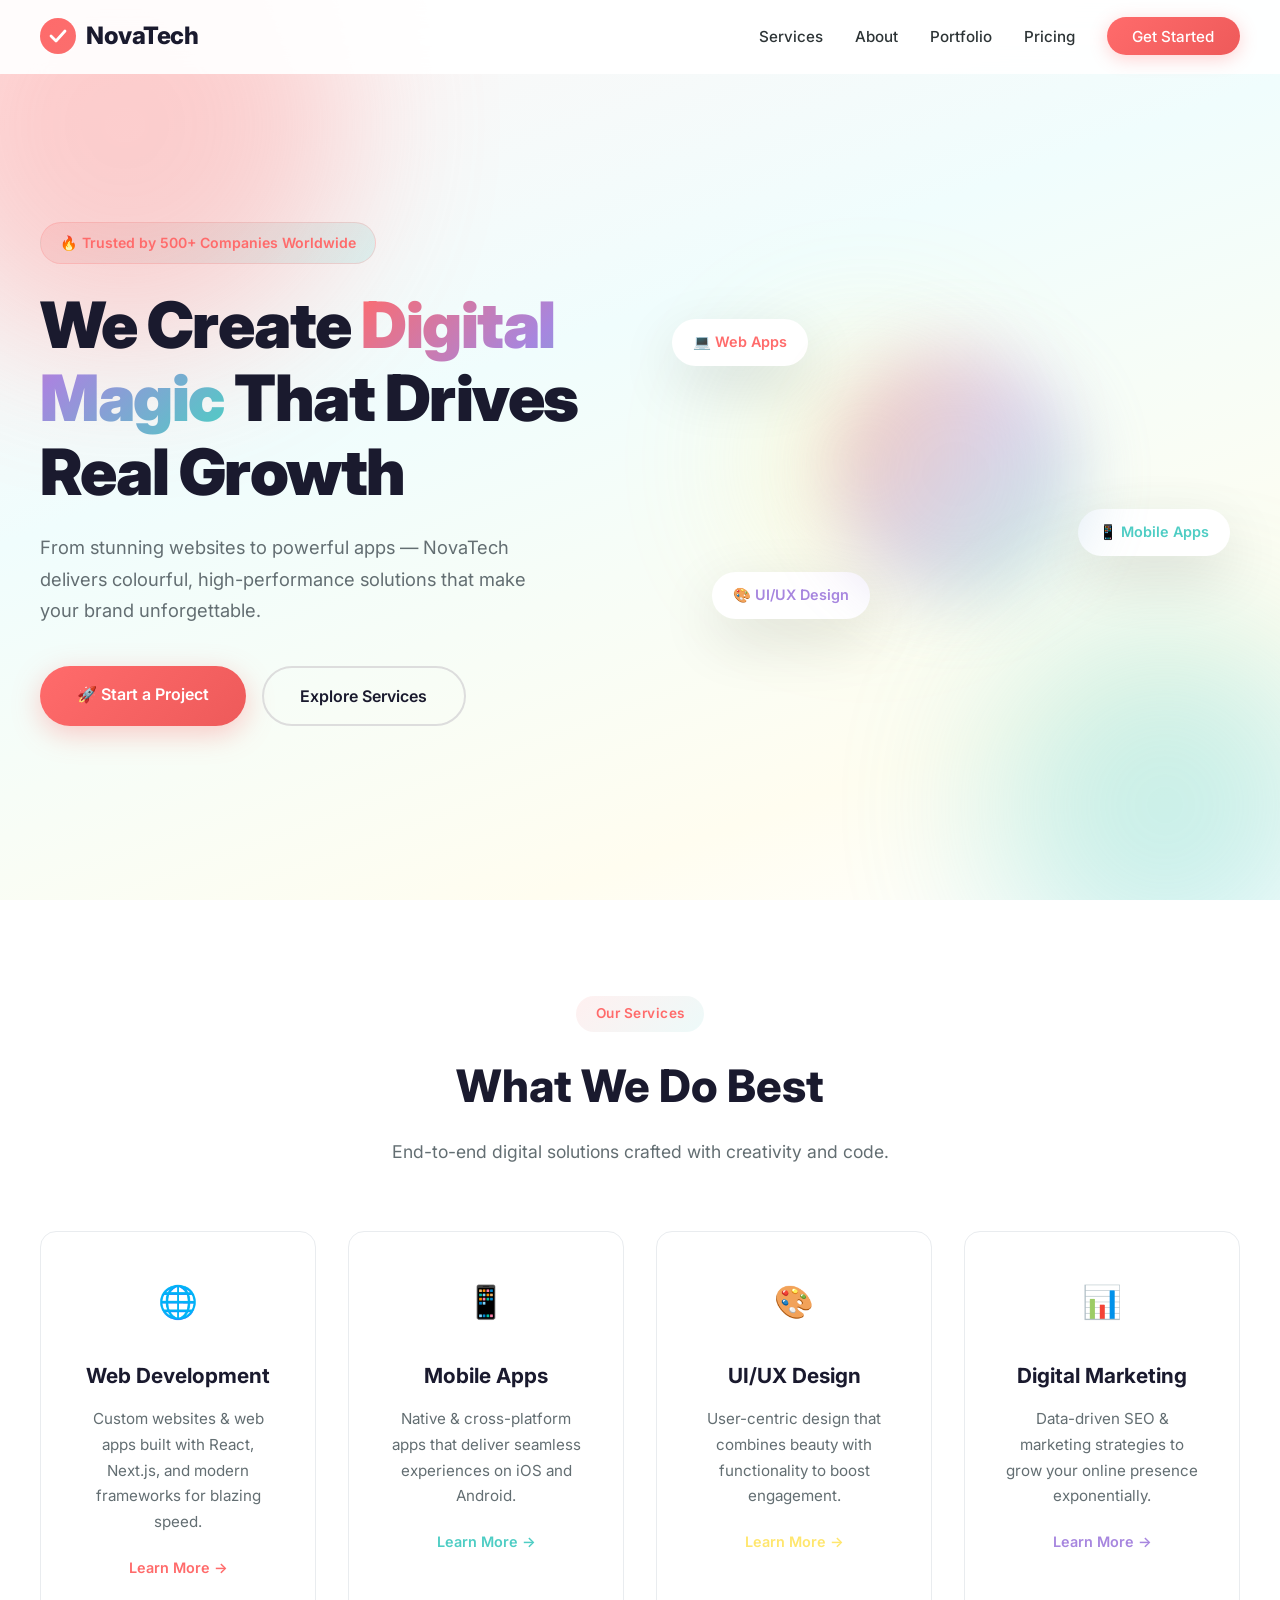
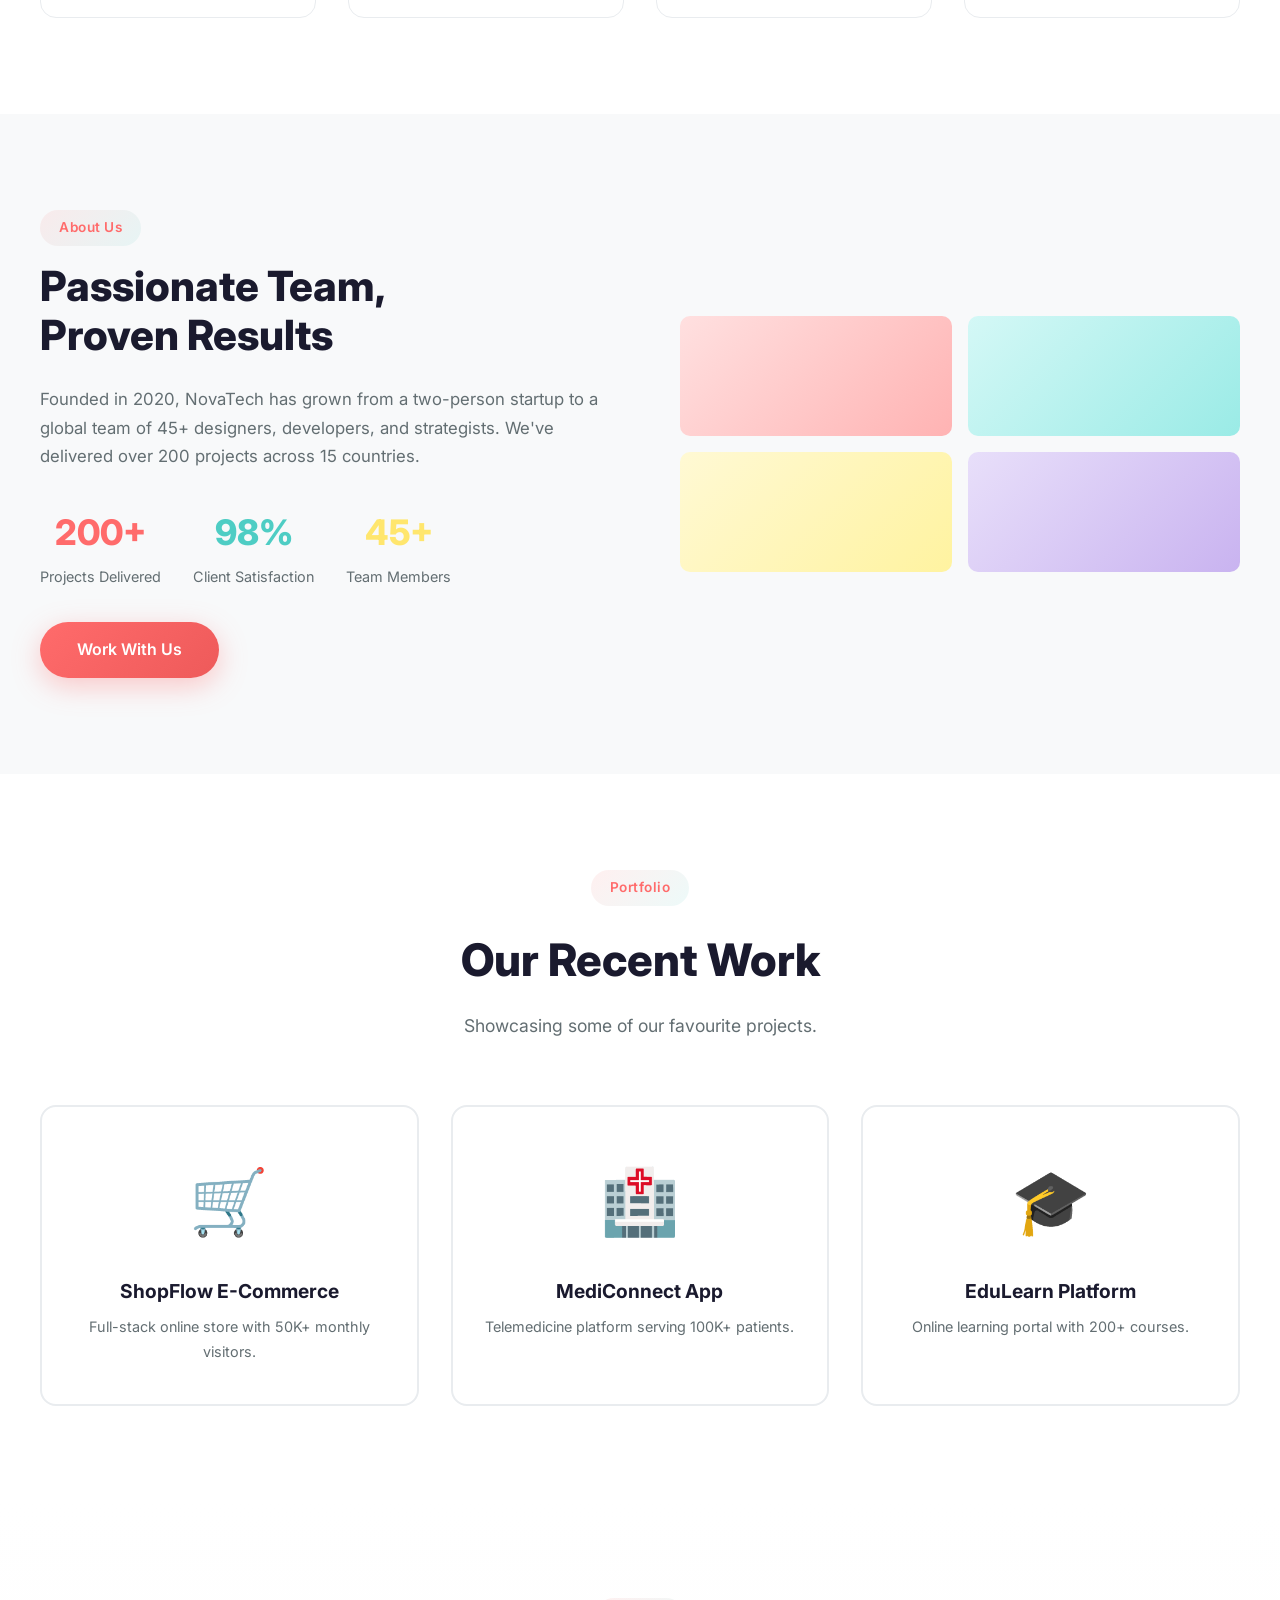
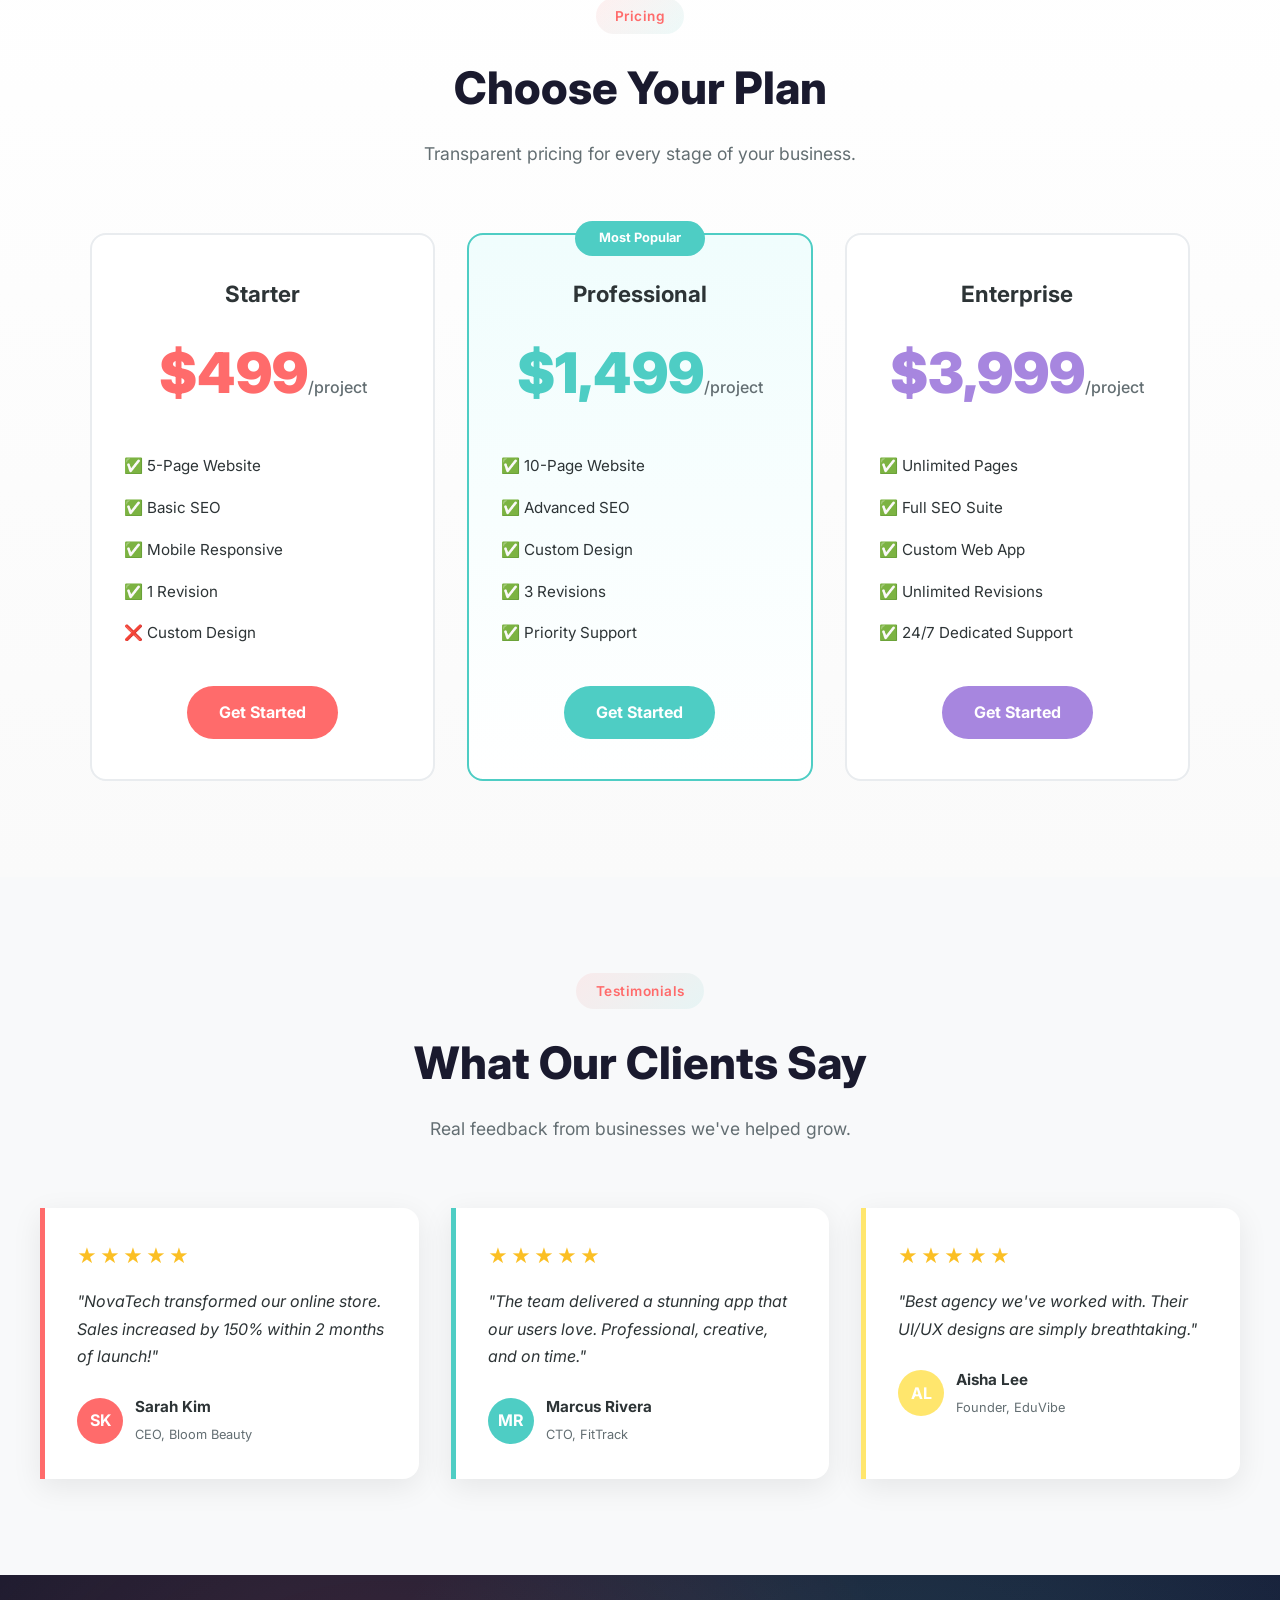
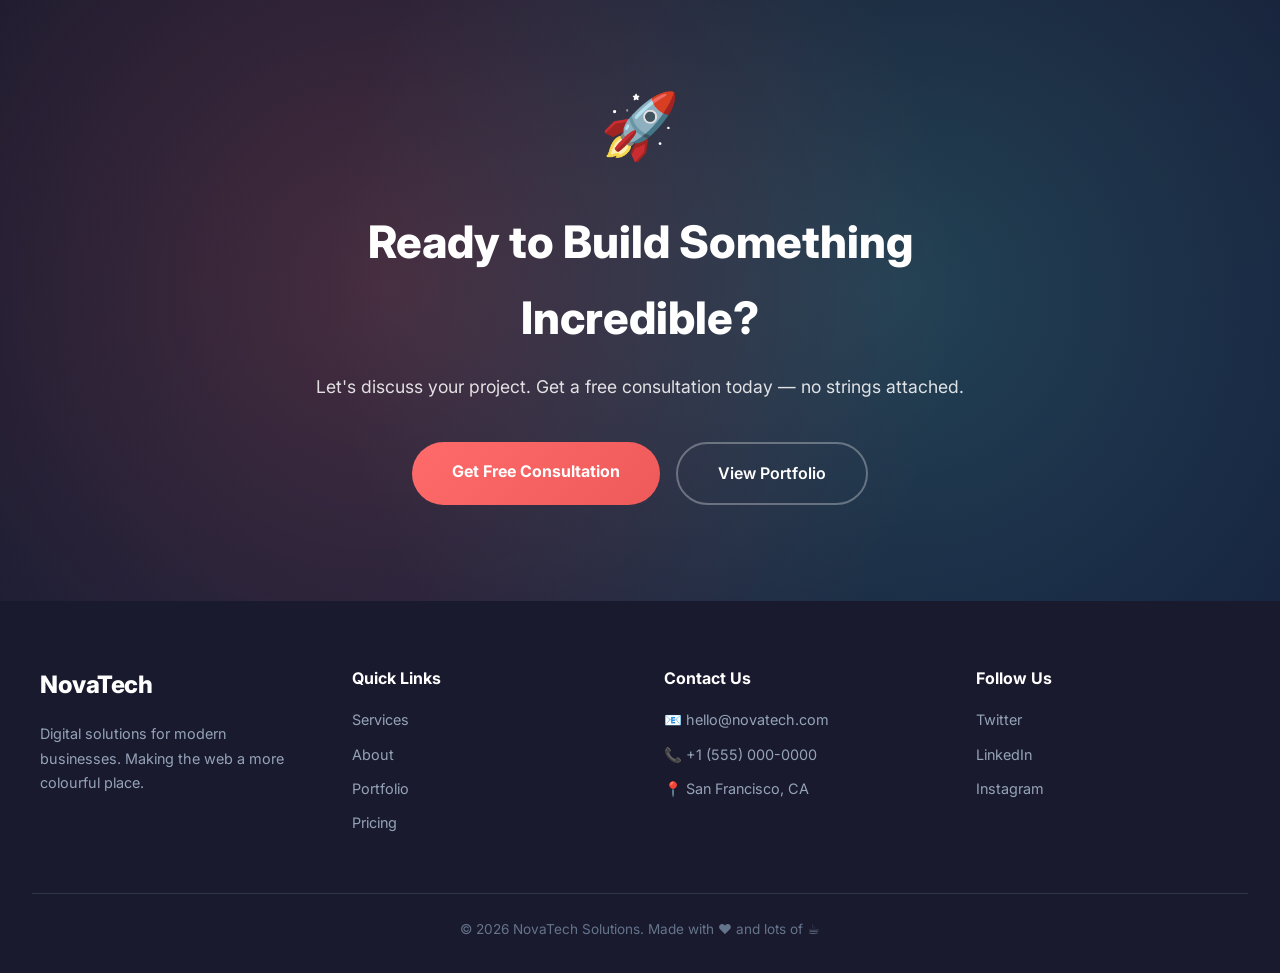
<file: index.html>
<!DOCTYPE html>
<html lang="en">
<head>
    <meta charset="UTF-8">
    <meta name="viewport" content="width=device-width, initial-scale=1.0">
    <title>NovaTech Solutions — Digital Agency & Tech Startup</title>
    <link rel="stylesheet" href="style.css">
    <link rel="preconnect" href="https://fonts.googleapis.com">
    <link rel="preconnect" href="https://fonts.gstatic.com" crossorigin>
    <link href="https://fonts.googleapis.com/css2?family=Inter:wght@400;500;600;700;800;900&display=swap" rel="stylesheet">
</head>
<body>
    <!-- ═══════════ NAVIGATION ═══════════ -->
    <nav class="navbar" id="navbar">
        <div class="nav-container">
            <a href="#" class="logo">
                <div class="logo-icon">
                    <svg width="36" height="36" viewBox="0 0 36 36" fill="none">
                        <circle cx="18" cy="18" r="18" fill="url(#logoGradient)"/>
                        <path d="M11 18L16 23L25 13" stroke="white" stroke-width="2.8" stroke-linecap="round" stroke-linejoin="round"/>
                        <defs>
                            <linearGradient id="logoGradient" x1="0" y1="0" x2="36" y2="36">
                                <stop offset="0%" stop-color="#FF6B6B"/>
                                <stop offset="100%" stop-color="#4ECDC4"/>
                            </linearGradient>
                        </defs>
                    </svg>
                </div>
                <span>NovaTech</span>
            </a>
            <ul class="nav-links" id="navLinks">
                <li><a href="#services">Services</a></li>
                <li><a href="#about">About</a></li>
                <li><a href="#portfolio">Portfolio</a></li>
                <li><a href="#pricing">Pricing</a></li>
                <li><a href="#contact" class="btn-nav">Get Started</a></li>
            </ul>
            <button class="menu-toggle" id="menuToggle" aria-label="Toggle menu">
                <span></span><span></span><span></span>
            </button>
        </div>
    </nav>

    <!-- ═══════════ HERO ═══════════ -->
    <section class="hero" id="hero">
        <div class="hero-bg-shapes">
            <div class="shape shape-1"></div>
            <div class="shape shape-2"></div>
            <div class="shape shape-3"></div>
        </div>
        <div class="hero-container">
            <div class="hero-text reveal">
                <span class="hero-badge">🔥 Trusted by 500+ Companies Worldwide</span>
                <h1>We Create <span>Digital Magic</span> That Drives Real Growth</h1>
                <p>From stunning websites to powerful apps — NovaTech delivers colourful, high-performance solutions that make your brand unforgettable.</p>
                <div class="hero-buttons">
                    <a href="#contact" class="btn btn-primary">🚀 Start a Project</a>
                    <a href="#services" class="btn btn-outline">Explore Services</a>
                </div>
            </div>
            <div class="hero-visual reveal">
                <div class="floating-card card-1">💻 Web Apps</div>
                <div class="floating-card card-2">📱 Mobile Apps</div>
                <div class="floating-card card-3">🎨 UI/UX Design</div>
                <div class="main-circle"></div>
            </div>
        </div>
    </section>

    <!-- ═══════════ SERVICES ═══════════ -->
    <section class="section services" id="services">
        <div class="section-header reveal">
            <span class="section-tag">Our Services</span>
            <h2>What We Do Best</h2>
            <p>End-to-end digital solutions crafted with creativity and code.</p>
        </div>
        <div class="services-grid">
            <div class="service-card reveal" style="--card-color: #FF6B6B;">
                <div class="service-icon-wrap">
                    <span class="service-icon">🌐</span>
                </div>
                <h3>Web Development</h3>
                <p>Custom websites & web apps built with React, Next.js, and modern frameworks for blazing speed.</p>
                <a href="#" class="service-link">Learn More →</a>
            </div>
            <div class="service-card reveal" style="--card-color: #4ECDC4;">
                <div class="service-icon-wrap">
                    <span class="service-icon">📱</span>
                </div>
                <h3>Mobile Apps</h3>
                <p>Native & cross-platform apps that deliver seamless experiences on iOS and Android.</p>
                <a href="#" class="service-link">Learn More →</a>
            </div>
            <div class="service-card reveal" style="--card-color: #FFE66D;">
                <div class="service-icon-wrap">
                    <span class="service-icon">🎨</span>
                </div>
                <h3>UI/UX Design</h3>
                <p>User-centric design that combines beauty with functionality to boost engagement.</p>
                <a href="#" class="service-link">Learn More →</a>
            </div>
            <div class="service-card reveal" style="--card-color: #A786DF;">
                <div class="service-icon-wrap">
                    <span class="service-icon">📊</span>
                </div>
                <h3>Digital Marketing</h3>
                <p>Data-driven SEO & marketing strategies to grow your online presence exponentially.</p>
                <a href="#" class="service-link">Learn More →</a>
            </div>
        </div>
    </section>

    <!-- ═══════════ ABOUT ═══════════ -->
    <section class="section about" id="about">
        <div class="about-container">
            <div class="about-text reveal">
                <span class="section-tag">About Us</span>
                <h2>Passionate Team,<br>Proven Results</h2>
                <p>Founded in 2020, NovaTech has grown from a two-person startup to a global team of 45+ designers, developers, and strategists. We've delivered over 200 projects across 15 countries.</p>
                <div class="stats">
                    <div class="stat" style="--stat-color: #FF6B6B;">
                        <span class="stat-number">200+</span>
                        <span class="stat-label">Projects Delivered</span>
                    </div>
                    <div class="stat" style="--stat-color: #4ECDC4;">
                        <span class="stat-number">98%</span>
                        <span class="stat-label">Client Satisfaction</span>
                    </div>
                    <div class="stat" style="--stat-color: #FFE66D;">
                        <span class="stat-number">45+</span>
                        <span class="stat-label">Team Members</span>
                    </div>
                </div>
                <a href="#contact" class="btn btn-primary">Work With Us</a>
            </div>
            <div class="about-visual reveal">
                <div class="about-image-grid">
                    <div class="about-img-item img-1"></div>
                    <div class="about-img-item img-2"></div>
                    <div class="about-img-item img-3"></div>
                    <div class="about-img-item img-4"></div>
                </div>
            </div>
        </div>
    </section>

    <!-- ═══════════ PORTFOLIO ═══════════ -->
    <section class="section portfolio" id="portfolio">
        <div class="section-header reveal">
            <span class="section-tag">Portfolio</span>
            <h2>Our Recent Work</h2>
            <p>Showcasing some of our favourite projects.</p>
        </div>
        <div class="portfolio-grid">
            <div class="portfolio-card reveal" style="--port-color: #FF6B6B;">
                <div class="port-img">🛒</div>
                <h3>ShopFlow E-Commerce</h3>
                <p>Full-stack online store with 50K+ monthly visitors.</p>
            </div>
            <div class="portfolio-card reveal" style="--port-color: #4ECDC4;">
                <div class="port-img">🏥</div>
                <h3>MediConnect App</h3>
                <p>Telemedicine platform serving 100K+ patients.</p>
            </div>
            <div class="portfolio-card reveal" style="--port-color: #FFE66D;">
                <div class="port-img">🎓</div>
                <h3>EduLearn Platform</h3>
                <p>Online learning portal with 200+ courses.</p>
            </div>
        </div>
    </section>

    <!-- ═══════════ PRICING ═══════════ -->
    <section class="section pricing" id="pricing">
        <div class="section-header reveal">
            <span class="section-tag">Pricing</span>
            <h2>Choose Your Plan</h2>
            <p>Transparent pricing for every stage of your business.</p>
        </div>
        <div class="pricing-grid">
            <div class="pricing-card reveal" style="--price-color: #FF6B6B;">
                <h3>Starter</h3>
                <div class="price">$499<span>/project</span></div>
                <ul>
                    <li>✅ 5-Page Website</li>
                    <li>✅ Basic SEO</li>
                    <li>✅ Mobile Responsive</li>
                    <li>✅ 1 Revision</li>
                    <li>❌ Custom Design</li>
                </ul>
                <a href="#" class="btn btn-pricing">Get Started</a>
            </div>
            <div class="pricing-card popular reveal" style="--price-color: #4ECDC4;">
                <div class="popular-badge">Most Popular</div>
                <h3>Professional</h3>
                <div class="price">$1,499<span>/project</span></div>
                <ul>
                    <li>✅ 10-Page Website</li>
                    <li>✅ Advanced SEO</li>
                    <li>✅ Custom Design</li>
                    <li>✅ 3 Revisions</li>
                    <li>✅ Priority Support</li>
                </ul>
                <a href="#" class="btn btn-pricing">Get Started</a>
            </div>
            <div class="pricing-card reveal" style="--price-color: #A786DF;">
                <h3>Enterprise</h3>
                <div class="price">$3,999<span>/project</span></div>
                <ul>
                    <li>✅ Unlimited Pages</li>
                    <li>✅ Full SEO Suite</li>
                    <li>✅ Custom Web App</li>
                    <li>✅ Unlimited Revisions</li>
                    <li>✅ 24/7 Dedicated Support</li>
                </ul>
                <a href="#" class="btn btn-pricing">Get Started</a>
            </div>
        </div>
    </section>

    <!-- ═══════════ TESTIMONIALS ═══════════ -->
    <section class="section testimonials" id="testimonials">
        <div class="section-header reveal">
            <span class="section-tag">Testimonials</span>
            <h2>What Our Clients Say</h2>
            <p>Real feedback from businesses we've helped grow.</p>
        </div>
        <div class="testimonials-grid">
            <div class="testimonial-card reveal" style="--test-color: #FF6B6B;">
                <div class="stars">★★★★★</div>
                <p class="quote">"NovaTech transformed our online store. Sales increased by 150% within 2 months of launch!"</p>
                <div class="author">
                    <div class="author-avatar">SK</div>
                    <div class="author-info">
                        <strong>Sarah Kim</strong>
                        <span>CEO, Bloom Beauty</span>
                    </div>
                </div>
            </div>
            <div class="testimonial-card reveal" style="--test-color: #4ECDC4;">
                <div class="stars">★★★★★</div>
                <p class="quote">"The team delivered a stunning app that our users love. Professional, creative, and on time."</p>
                <div class="author">
                    <div class="author-avatar">MR</div>
                    <div class="author-info">
                        <strong>Marcus Rivera</strong>
                        <span>CTO, FitTrack</span>
                    </div>
                </div>
            </div>
            <div class="testimonial-card reveal" style="--test-color: #FFE66D;">
                <div class="stars">★★★★★</div>
                <p class="quote">"Best agency we've worked with. Their UI/UX designs are simply breathtaking."</p>
                <div class="author">
                    <div class="author-avatar">AL</div>
                    <div class="author-info">
                        <strong>Aisha Lee</strong>
                        <span>Founder, EduVibe</span>
                    </div>
                </div>
            </div>
        </div>
    </section>

    <!-- ═══════════ CTA ═══════════ -->
    <section class="section cta" id="contact">
        <div class="cta-container reveal">
            <span class="cta-emoji">🚀</span>
            <h2>Ready to Build Something Incredible?</h2>
            <p>Let's discuss your project. Get a free consultation today — no strings attached.</p>
            <div class="cta-buttons">
                <a href="#" class="btn btn-cta">Get Free Consultation</a>
                <a href="#" class="btn btn-cta-outline">View Portfolio</a>
            </div>
        </div>
    </section>

    <!-- ═══════════ FOOTER ═══════════ -->
    <footer>
        <div class="footer-container">
            <div class="footer-brand">
                <a href="#" class="logo">
                    <span>NovaTech</span>
                </a>
                <p>Digital solutions for modern businesses. Making the web a more colourful place.</p>
            </div>
            <div class="footer-links">
                <h4>Quick Links</h4>
                <ul>
                    <li><a href="#services">Services</a></li>
                    <li><a href="#about">About</a></li>
                    <li><a href="#portfolio">Portfolio</a></li>
                    <li><a href="#pricing">Pricing</a></li>
                </ul>
            </div>
            <div class="footer-links">
                <h4>Contact Us</h4>
                <ul>
                    <li>📧 hello@novatech.com</li>
                    <li>📞 +1 (555) 000-0000</li>
                    <li>📍 San Francisco, CA</li>
                </ul>
            </div>
            <div class="footer-links">
                <h4>Follow Us</h4>
                <ul>
                    <li><a href="#">Twitter</a></li>
                    <li><a href="#">LinkedIn</a></li>
                    <li><a href="#">Instagram</a></li>
                </ul>
            </div>
        </div>
        <div class="footer-bottom">
            <p>&copy; 2026 NovaTech Solutions. Made with ❤️ and lots of ☕</p>
        </div>
    </footer>

    <script src="script.js"></script>
</body>
</html>
</file>
<file: style.css>
:root {
    --primary: #FF6B6B;
    --secondary: #4ECDC4;
    --accent: #FFE66D;
    --purple: #A786DF;
    --dark: #1a1a2e;
    --dark2: #16213e;
    --text: #2d3436;
    --text-light: #636e72;
    --bg: #ffffff;
    --bg-light: #f8f9fa;
    --border: #e9ecef;
    --radius: 16px;
    --radius-sm: 10px;
    --shadow: 0 8px 30px rgba(0,0,0,0.08);
    --shadow-lg: 0 20px 60px rgba(0,0,0,0.12);
    --transition: 0.35s cubic-bezier(0.4, 0, 0.2, 1);
    --font: 'Inter', system-ui, -apple-system, sans-serif;
}

* { margin: 0; padding: 0; box-sizing: border-box; }

html { scroll-behavior: smooth; font-size: 16px; }

body {
    font-family: var(--font);
    background-color: var(--bg);
    color: var(--text);
    line-height: 1.7;
    overflow-x: hidden;
    -webkit-font-smoothing: antialiased;
}

/* ═══════════ NAVIGATION ═══════════ */
.navbar {
    position: fixed;
    top: 0; left: 0; right: 0;
    z-index: 1000;
    background: rgba(255,255,255,0.92);
    backdrop-filter: blur(20px);
    border-bottom: 1px solid transparent;
    transition: var(--transition);
    padding: 1rem 2rem;
}
.navbar.scrolled {
    border-bottom: 1px solid var(--border);
    box-shadow: 0 4px 20px rgba(0,0,0,0.06);
}
.nav-container {
    max-width: 1200px;
    margin: 0 auto;
    display: flex;
    align-items: center;
    justify-content: space-between;
}
.logo {
    display: flex;
    align-items: center;
    gap: 10px;
    text-decoration: none;
    font-weight: 800;
    font-size: 1.5rem;
    color: var(--dark);
    letter-spacing: -0.5px;
}
.logo-icon { display: flex; align-items: center; }
.nav-links {
    display: flex;
    list-style: none;
    gap: 2rem;
    align-items: center;
}
.nav-links a {
    color: var(--text);
    text-decoration: none;
    font-weight: 500;
    font-size: 0.95rem;
    transition: color var(--transition);
    position: relative;
}
.nav-links a:hover { color: var(--primary); }
.nav-links a::after {
    content: '';
    position: absolute;
    bottom: -6px; left: 0;
    width: 0; height: 2.5px;
    background: linear-gradient(135deg, var(--primary), var(--secondary));
    border-radius: 4px;
    transition: width var(--transition);
}
.nav-links a:hover::after { width: 100%; }
.btn-nav {
    background: linear-gradient(135deg, var(--primary), #ee5a5a);
    color: #fff !important;
    padding: 0.6rem 1.6rem;
    border-radius: 50px;
    font-weight: 600;
    box-shadow: 0 4px 18px rgba(255,107,107,0.3);
    transition: var(--transition);
}
.btn-nav:hover {
    box-shadow: 0 8px 28px rgba(255,107,107,0.45);
    transform: translateY(-2px);
}
.btn-nav::after { display: none; }

/* Mobile toggle */
.menu-toggle {
    display: none;
    background: none;
    border: none;
    cursor: pointer;
    flex-direction: column;
    gap: 5px;
    z-index: 1001;
}
.menu-toggle span {
    display: block;
    width: 28px;
    height: 3px;
    background: var(--dark);
    border-radius: 4px;
    transition: var(--transition);
}
.menu-toggle.active span:nth-child(1) { transform: rotate(45deg) translate(5px,6px); }
.menu-toggle.active span:nth-child(2) { opacity: 0; }
.menu-toggle.active span:nth-child(3) { transform: rotate(-45deg) translate(5px,-6px); }

/* ═══════════ HERO ═══════════ */
.hero {
    min-height: 100vh;
    display: flex;
    align-items: center;
    padding: 8rem 2rem 5rem;
    position: relative;
    overflow: hidden;
    background: linear-gradient(160deg, #fff5f5 0%, #f0fdfd 40%, #fffdf0 80%, #fff 100%);
}
.hero-bg-shapes { position: absolute; inset: 0; pointer-events: none; }
.shape {
    position: absolute;
    border-radius: 50%;
    filter: blur(80px);
    opacity: 0.3;
}
.shape-1 {
    width: 450px; height: 450px;
    background: var(--primary);
    top: -100px; left: -100px;
    animation: float 8s ease-in-out infinite;
}
.shape-2 {
    width: 350px; height: 350px;
    background: var(--secondary);
    bottom: -80px; right: -60px;
    animation: float 10s ease-in-out infinite reverse;
}
.shape-3 {
    width: 200px; height: 200px;
    background: var(--accent);
    top: 40%; left: 60%;
    animation: float 7s ease-in-out infinite;
}
@keyframes float {
    0%,100% { transform: translate(0,0) rotate(0deg); }
    33% { transform: translate(30px,-30px) rotate(5deg); }
    66% { transform: translate(-20px,25px) rotate(-3deg); }
}
.hero-container {
    max-width: 1200px;
    margin: 0 auto;
    display: flex;
    align-items: center;
    gap: 4rem;
    position: relative;
    z-index: 1;
}
.hero-text { flex: 1; }
.hero-badge {
    display: inline-block;
    background: linear-gradient(135deg, rgba(255,107,107,0.15), rgba(78,205,196,0.15));
    color: var(--primary);
    font-size: 0.88rem;
    font-weight: 600;
    padding: 0.5rem 1.2rem;
    border-radius: 50px;
    margin-bottom: 1.5rem;
    border: 1px solid rgba(255,107,107,0.2);
}
.hero-text h1 {
    font-size: clamp(2.5rem, 5.5vw, 4rem);
    font-weight: 900;
    line-height: 1.15;
    letter-spacing: -1.5px;
    color: var(--dark);
    margin-bottom: 1.5rem;
}
.hero-text h1 span {
    background: linear-gradient(135deg, var(--primary), var(--purple), var(--secondary));
    -webkit-background-clip: text;
    background-clip: text;
    -webkit-text-fill-color: transparent;
}
.hero-text p {
    font-size: 1.15rem;
    color: var(--text-light);
    margin-bottom: 2.5rem;
    max-width: 520px;
}
.hero-buttons { display: flex; gap: 1rem; flex-wrap: wrap; }
.btn {
    display: inline-block;
    padding: 0.9rem 2.3rem;
    border-radius: 50px;
    font-weight: 600;
    font-size: 1rem;
    text-decoration: none;
    cursor: pointer;
    transition: all var(--transition);
    border: none;
}
.btn-primary {
    background: linear-gradient(135deg, var(--primary), #ee5a5a);
    color: #fff;
    box-shadow: 0 8px 28px rgba(255,107,107,0.35);
}
.btn-primary:hover {
    transform: translateY(-4px);
    box-shadow: 0 14px 38px rgba(255,107,107,0.5);
}
.btn-outline {
    background: transparent;
    color: var(--dark);
    border: 2px solid #ddd;
}
.btn-outline:hover {
    border-color: var(--primary);
    color: var(--primary);
    transform: translateY(-4px);
}
.hero-visual {
    flex: 1;
    position: relative;
    min-height: 350px;
    display: flex;
    align-items: center;
    justify-content: center;
}
.main-circle {
    width: 250px;
    height: 250px;
    border-radius: 50%;
    background: linear-gradient(135deg, var(--primary), var(--purple), var(--secondary));
    filter: blur(35px);
    opacity: 0.35;
    animation: pulse-circle 4s ease-in-out infinite;
}
@keyframes pulse-circle {
    0%,100% { transform: scale(1); opacity: 0.35; }
    50% { transform: scale(1.15); opacity: 0.5; }
}
.floating-card {
    position: absolute;
    background: #fff;
    padding: 0.7rem 1.3rem;
    border-radius: 50px;
    font-weight: 600;
    font-size: 0.9rem;
    box-shadow: var(--shadow-lg);
    animation: float-card 5s ease-in-out infinite;
}
.card-1 { top: 20px; left: 0; animation-delay: 0s; color: var(--primary); }
.card-2 { top: 60%; right: 10px; animation-delay: 1.5s; color: var(--secondary); }
.card-3 { bottom: 30px; left: 40px; animation-delay: 3s; color: var(--purple); }
@keyframes float-card {
    0%,100% { transform: translateY(0); }
    50% { transform: translateY(-15px); }
}

/* ═══════════ SECTIONS ═══════════ */
.section { padding: 6rem 2rem; }
.section-header { text-align: center; margin-bottom: 4rem; }
.section-tag {
    display: inline-block;
    background: linear-gradient(135deg, rgba(255,107,107,0.1), rgba(78,205,196,0.1));
    color: var(--primary);
    font-weight: 600;
    font-size: 0.85rem;
    padding: 0.4rem 1.2rem;
    border-radius: 50px;
    margin-bottom: 1rem;
    letter-spacing: 0.5px;
}
.section-header h2 {
    font-size: clamp(2rem, 4vw, 2.8rem);
    font-weight: 800;
    color: var(--dark);
    margin-bottom: 0.8rem;
}
.section-header p { color: var(--text-light); font-size: 1.1rem; max-width: 550px; margin: 0 auto; }

/* Services */
.services-grid {
    display: grid;
    grid-template-columns: repeat(auto-fit, minmax(260px, 1fr));
    gap: 2rem;
    max-width: 1200px;
    margin: 0 auto;
}
.service-card {
    background: #fff;
    border: 1px solid var(--border);
    border-radius: var(--radius);
    padding: 2.2rem;
    text-align: center;
    transition: all var(--transition);
    position: relative;
    overflow: hidden;
}
.service-card:hover {
    transform: translateY(-8px);
    box-shadow: var(--shadow-lg);
    border-color: var(--card-color);
}
.service-card::before {
    content: '';
    position: absolute;
    top: 0; left: 0; right: 0;
    height: 4px;
    background: var(--card-color);
    transform: scaleX(0);
    transition: transform var(--transition);
}
.service-card:hover::before { transform: scaleX(1); }
.service-icon-wrap {
    width: 70px; height: 70px;
    border-radius: 50%;
    background: linear-gradient(135deg, var(--card-color)22, var(--card-color)10);
    display: flex;
    align-items: center;
    justify-content: center;
    margin: 0 auto 1.3rem;
    font-size: 2rem;
}
.service-card h3 { font-size: 1.3rem; margin-bottom: 0.8rem; color: var(--dark); }
.service-card p { color: var(--text-light); margin-bottom: 1.2rem; font-size: 0.95rem; }
.service-link {
    color: var(--card-color);
    font-weight: 600;
    text-decoration: none;
    font-size: 0.9rem;
    transition: var(--transition);
}
.service-link:hover { letter-spacing: 0.5px; }

/* About */
.about { background: var(--bg-light); }
.about-container {
    max-width: 1200px;
    margin: 0 auto;
    display: flex;
    align-items: center;
    gap: 5rem;
}
.about-text { flex: 1; }
.about-text h2 {
    font-size: clamp(2rem, 4vw, 2.6rem);
    font-weight: 800;
    color: var(--dark);
    margin-bottom: 1.5rem;
    line-height: 1.2;
}
.about-text p { color: var(--text-light); margin-bottom: 2rem; font-size: 1.05rem; }
.stats { display: flex; gap: 2rem; flex-wrap: wrap; margin-bottom: 2rem; }
.stat { text-align: center; }
.stat-number {
    display: block;
    font-size: 2.2rem;
    font-weight: 800;
    color: var(--stat-color);
}
.stat-label { font-size: 0.9rem; color: var(--text-light); }
.about-visual { flex: 1; }
.about-image-grid {
    display: grid;
    grid-template-columns: 1fr 1fr;
    gap: 1rem;
}
.about-img-item {
    border-radius: var(--radius-sm);
    min-height: 120px;
    transition: var(--transition);
}
.about-img-item:hover { transform: scale(1.05); }
.img-1 { background: linear-gradient(135deg, #ffe0e0, #ffb3b3); }
.img-2 { background: linear-gradient(135deg, #d4f8f6, #9aebe6); }
.img-3 { background: linear-gradient(135deg, #fff9d4, #fff3a0); }
.img-4 { background: linear-gradient(135deg, #e8dffa, #c9b3f0); }

/* Portfolio */
.portfolio-grid {
    display: grid;
    grid-template-columns: repeat(auto-fit, minmax(280px, 1fr));
    gap: 2rem;
    max-width: 1200px;
    margin: 0 auto;
}
.portfolio-card {
    background: #fff;
    border: 2px solid var(--border);
    border-radius: var(--radius);
    padding: 2.5rem 2rem;
    text-align: center;
    transition: all var(--transition);
}
.portfolio-card:hover {
    border-color: var(--port-color);
    transform: translateY(-6px);
    box-shadow: var(--shadow-lg);
}
.port-img {
    font-size: 4rem;
    margin-bottom: 1.2rem;
}
.portfolio-card h3 { font-size: 1.2rem; color: var(--dark); margin-bottom: 0.5rem; }
.portfolio-card p { color: var(--text-light); font-size: 0.9rem; }

/* Pricing */
.pricing { background: linear-gradient(180deg, #fff 0%, #fafafa 100%); }
.pricing-grid {
    display: grid;
    grid-template-columns: repeat(auto-fit, minmax(300px, 1fr));
    gap: 2rem;
    max-width: 1100px;
    margin: 0 auto;
    align-items: start;
}
.pricing-card {
    background: #fff;
    border: 2px solid var(--border);
    border-radius: var(--radius);
    padding: 2.5rem 2rem;
    text-align: center;
    transition: all var(--transition);
    position: relative;
}
.pricing-card:hover {
    border-color: var(--price-color);
    transform: translateY(-8px);
    box-shadow: var(--shadow-lg);
}
.pricing-card.popular {
    border-color: var(--secondary);
    transform: scale(1.04);
    background: linear-gradient(180deg, #f0fdfd, #fff);
}
.popular-badge {
    position: absolute;
    top: -14px;
    left: 50%;
    transform: translateX(-50%);
    background: var(--secondary);
    color: #fff;
    font-weight: 700;
    font-size: 0.8rem;
    padding: 0.4rem 1.5rem;
    border-radius: 50px;
}
.pricing-card h3 { font-size: 1.4rem; margin-bottom: 0.8rem; }
.price {
    font-size: 3.5rem;
    font-weight: 900;
    color: var(--price-color);
    margin-bottom: 1.5rem;
}
.price span { font-size: 1rem; font-weight: 500; color: var(--text-light); }
.pricing-card ul { list-style: none; margin-bottom: 2rem; text-align: left; }
.pricing-card ul li { padding: 0.5rem 0; color: var(--text); font-size: 0.95rem; }
.btn-pricing {
    background: var(--price-color);
    color: #fff;
    padding: 0.8rem 2rem;
    border-radius: 50px;
    font-weight: 700;
    text-decoration: none;
    display: inline-block;
    transition: var(--transition);
}
.btn-pricing:hover { filter: brightness(1.1); transform: scale(1.05); }

/* Testimonials */
.testimonials { background: var(--bg-light); }
.testimonials-grid {
    display: grid;
    grid-template-columns: repeat(auto-fit, minmax(300px, 1fr));
    gap: 2rem;
    max-width: 1200px;
    margin: 0 auto;
}
.testimonial-card {
    background: #fff;
    border-left: 5px solid var(--test-color);
    border-radius: 0 var(--radius) var(--radius) 0;
    padding: 2rem;
    transition: var(--transition);
    box-shadow: var(--shadow);
}
.testimonial-card:hover { transform: translateY(-5px); box-shadow: var(--shadow-lg); }
.stars { color: #fbbf24; font-size: 1.2rem; margin-bottom: 1rem; letter-spacing: 3px; }
.quote { font-style: italic; margin-bottom: 1.5rem; color: var(--text); }
.author { display: flex; align-items: center; gap: 12px; }
.author-avatar {
    width: 46px; height: 46px;
    background: var(--test-color);
    color: #fff;
    border-radius: 50%;
    display: flex;
    align-items: center;
    justify-content: center;
    font-weight: 700;
}
.author-info strong { display: block; font-size: 0.95rem; }
.author-info span { font-size: 0.8rem; color: var(--text-light); }

/* CTA */
.cta {
    background: linear-gradient(135deg, var(--dark), var(--dark2));
    color: #fff;
    text-align: center;
    position: relative;
    overflow: hidden;
}
.cta::before {
    content: '';
    position: absolute;
    inset: 0;
    background: radial-gradient(circle at 30% 50%, rgba(255,107,107,0.2), transparent 60%),
                radial-gradient(circle at 70% 50%, rgba(78,205,196,0.2), transparent 60%);
    pointer-events: none;
}
.cta-container { position: relative; z-index: 1; max-width: 700px; margin: 0 auto; }
.cta-emoji { font-size: 4rem; display: block; margin-bottom: 1.5rem; }
.cta h2 { font-size: clamp(2rem, 4vw, 2.8rem); font-weight: 800; margin-bottom: 1rem; }
.cta p { font-size: 1.1rem; opacity: 0.85; margin-bottom: 2.5rem; }
.cta-buttons { display: flex; gap: 1rem; flex-wrap: wrap; justify-content: center; }
.btn-cta {
    background: linear-gradient(135deg, var(--primary), #ee5a5a);
    color: #fff;
    padding: 1rem 2.5rem;
    border-radius: 50px;
    font-weight: 700;
    text-decoration: none;
    transition: var(--transition);
}
.btn-cta:hover { transform: translateY(-4px); box-shadow: 0 15px 40px rgba(255,107,107,0.5); }
.btn-cta-outline {
    background: transparent;
    color: #fff;
    padding: 1rem 2.5rem;
    border-radius: 50px;
    font-weight: 600;
    text-decoration: none;
    border: 2px solid rgba(255,255,255,0.3);
    transition: var(--transition);
}
.btn-cta-outline:hover { border-color: #fff; background: rgba(255,255,255,0.08); transform: translateY(-4px); }

/* Footer */
footer {
    background: var(--dark);
    color: #e2e8f0;
    padding: 4rem 2rem 2rem;
}
.footer-container {
    max-width: 1200px;
    margin: 0 auto;
    display: grid;
    grid-template-columns: repeat(auto-fit, minmax(200px, 1fr));
    gap: 3rem;
    margin-bottom: 3rem;
}
.footer-brand .logo { color: #fff; margin-bottom: 1rem; }
.footer-brand p { color: #94a3b8; font-size: 0.9rem; }
.footer-links h4 { color: #fff; margin-bottom: 1rem; font-size: 1rem; }
.footer-links ul { list-style: none; }
.footer-links ul li { margin-bottom: 0.6rem; color: #94a3b8; font-size: 0.9rem; }
.footer-links a { color: #94a3b8; text-decoration: none; transition: color var(--transition); }
.footer-links a:hover { color: var(--secondary); }
.footer-bottom {
    text-align: center;
    border-top: 1px solid #2d3748;
    padding-top: 1.5rem;
    font-size: 0.85rem;
    color: #64748b;
}

/* Scroll Reveal */
.reveal {
    opacity: 0;
    transform: translateY(35px);
    transition: opacity 0.7s ease, transform 0.7s ease;
}
.reveal.visible { opacity: 1; transform: translateY(0); }

/* ═══════════ RESPONSIVE ═══════════ */
@media (max-width: 1024px) {
    .hero-container { gap: 2rem; }
    .about-container { gap: 3rem; }
}

@media (max-width: 768px) {
    .nav-links {
        position: fixed;
        top: 0; right: -100%;
        width: 75vw; max-width: 320px;
        height: 100vh;
        background: #fff;
        flex-direction: column;
        justify-content: center;
        gap: 2.5rem;
        transition: right var(--transition);
        box-shadow: -10px 0 40px rgba(0,0,0,0.1);
        border-left: 1px solid var(--border);
    }
    .nav-links.open { right: 0; }
    .menu-toggle { display: flex; }
    .hero { padding-top: 7rem; }
    .hero-container { flex-direction: column; }
    .hero-visual { min-height: 280px; }
    .about-container { flex-direction: column; }
    .about-image-grid { grid-template-columns: 1fr 1fr; }
    .pricing-card.popular { transform: none; }
    .section { padding: 4rem 1.2rem; }
}

@media (max-width: 480px) {
    .hero-text h1 { font-size: 2.2rem; }
    .hero-buttons .btn { width: 100%; text-align: center; }
    .stats { flex-direction: column; gap: 1rem; }
    .about-image-grid { grid-template-columns: 1fr; }
    .floating-card { font-size: 0.75rem; padding: 0.5rem 1rem; }
}
</file>
